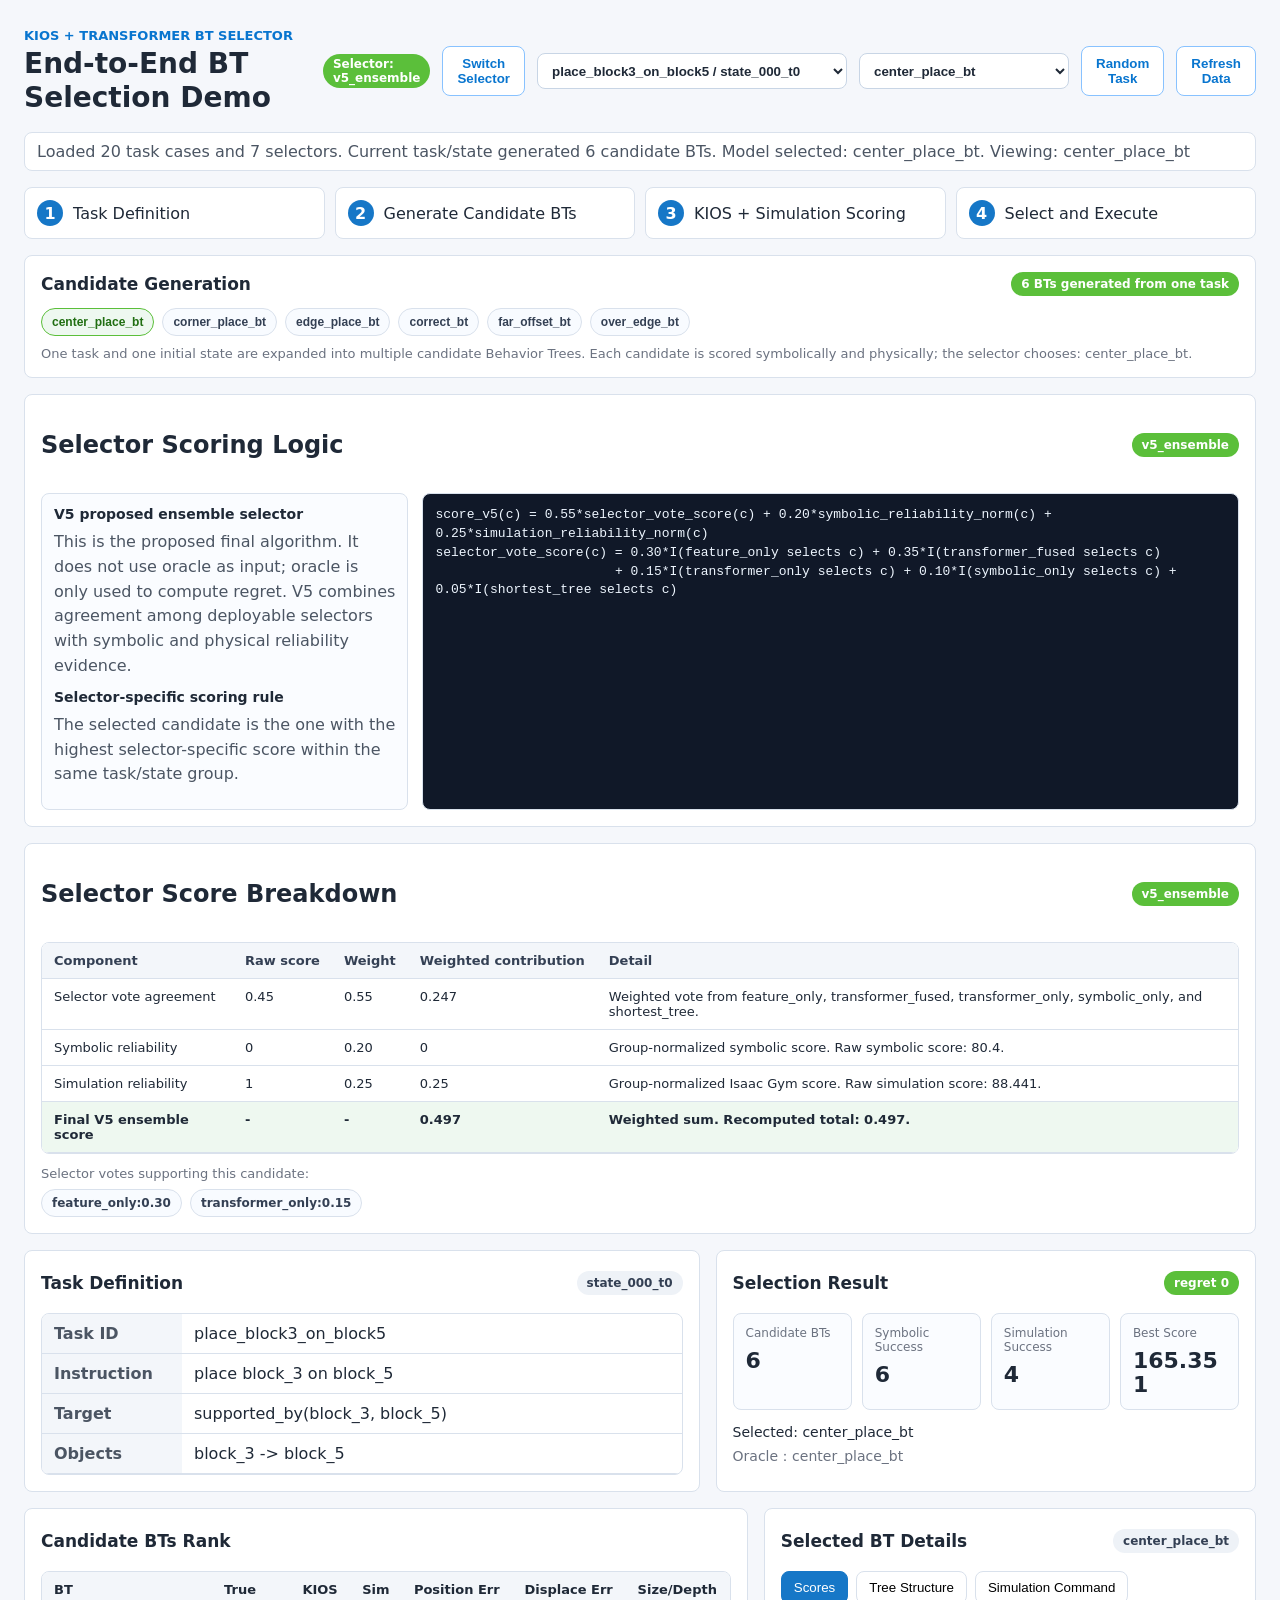
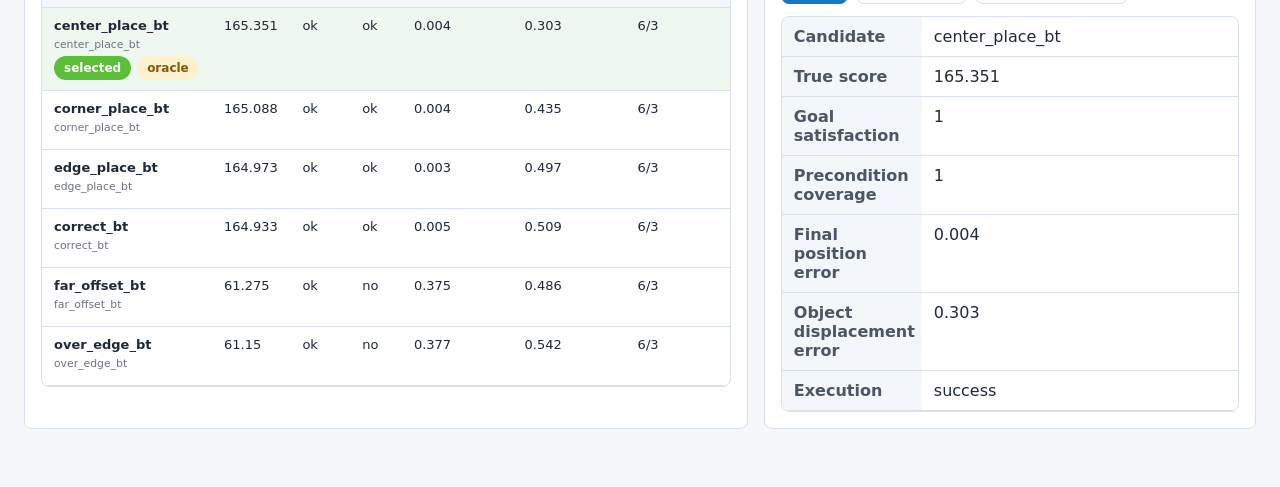
<file: experiments/bt_selection_benchmark/frontend_dashboard/index.html>
<!doctype html>
<html lang="zh-CN">
  <head>
    <meta charset="UTF-8" />
    <meta name="viewport" content="width=device-width, initial-scale=1.0" />
    <title>BT Selection Demo</title>
    <link rel="stylesheet" href="./styles.css?v=20" />
  </head>
  <body>
    <div id="app">
      <main class="shell">
        <section class="status-strip">Loading BT Selection Demo...</section>
      </main>
    </div>
    <script src="./app.js?v=21"></script>
  </body>
</html>
</file>
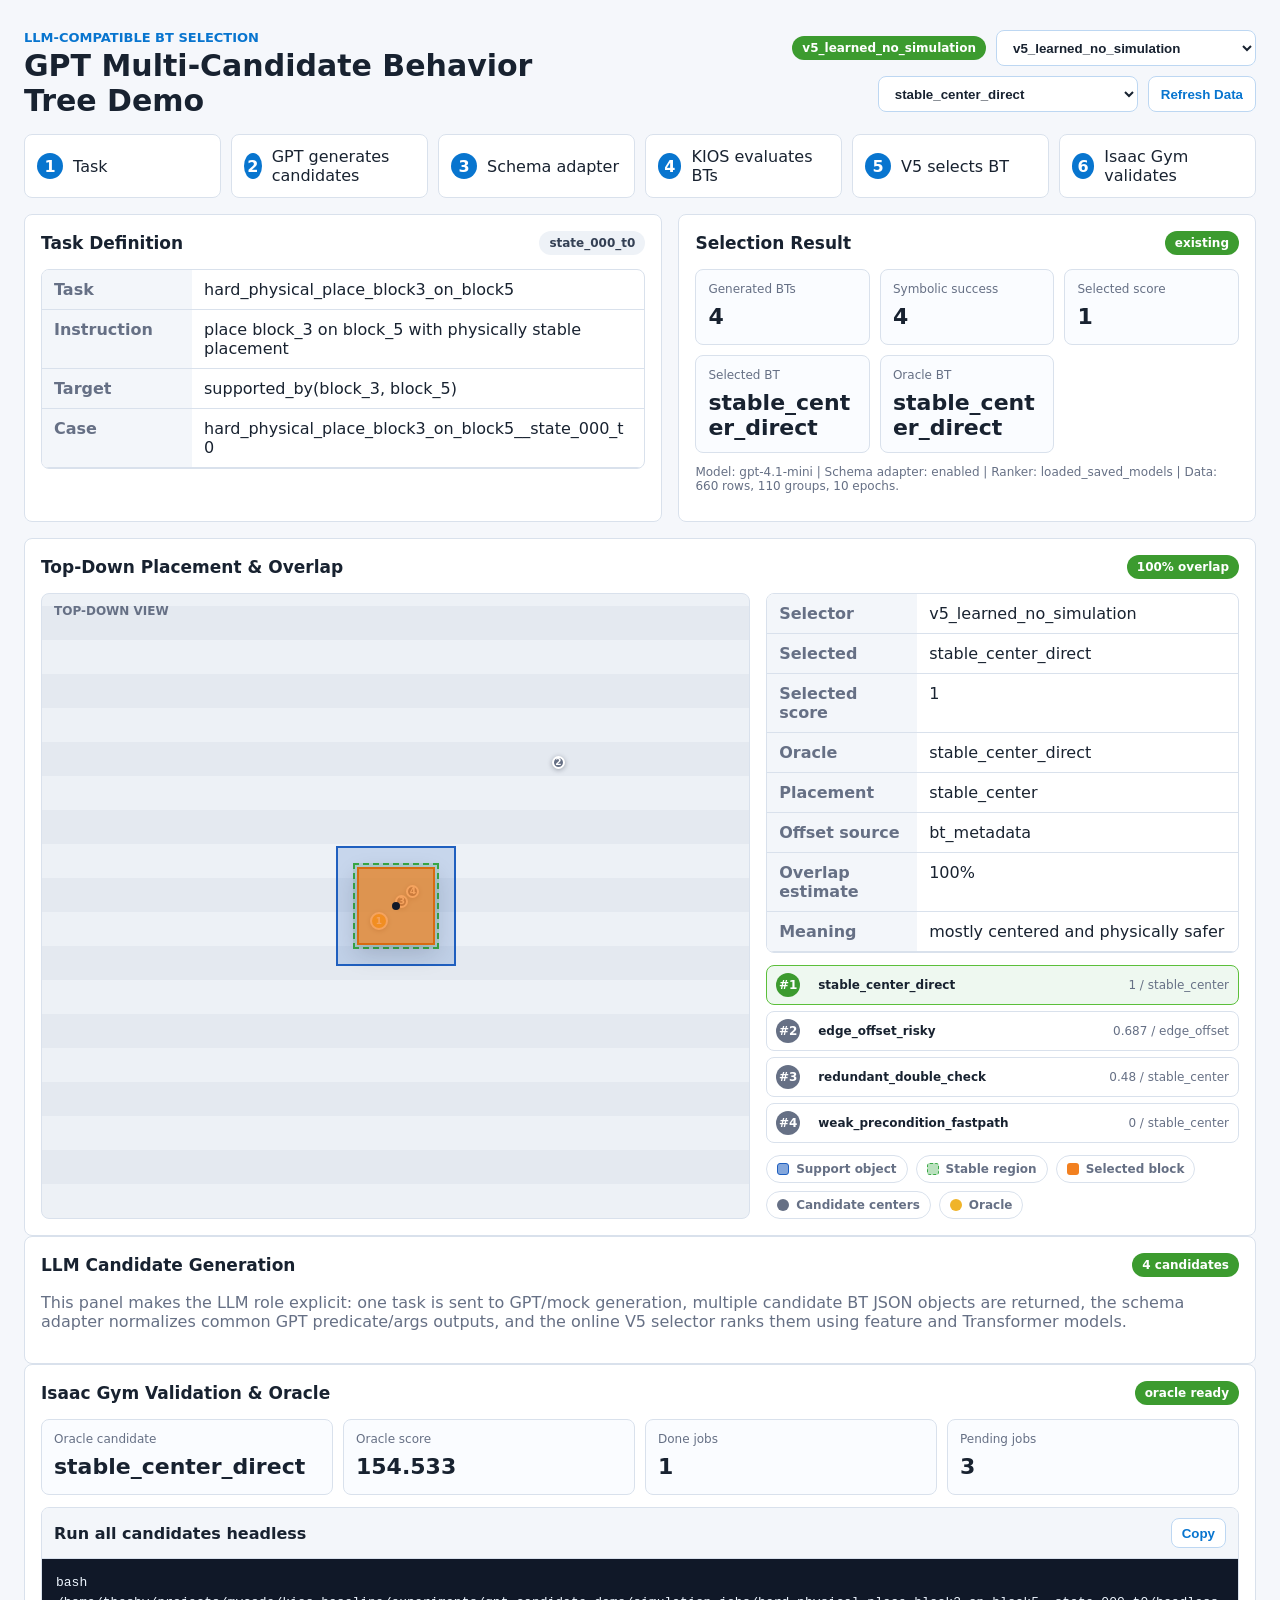
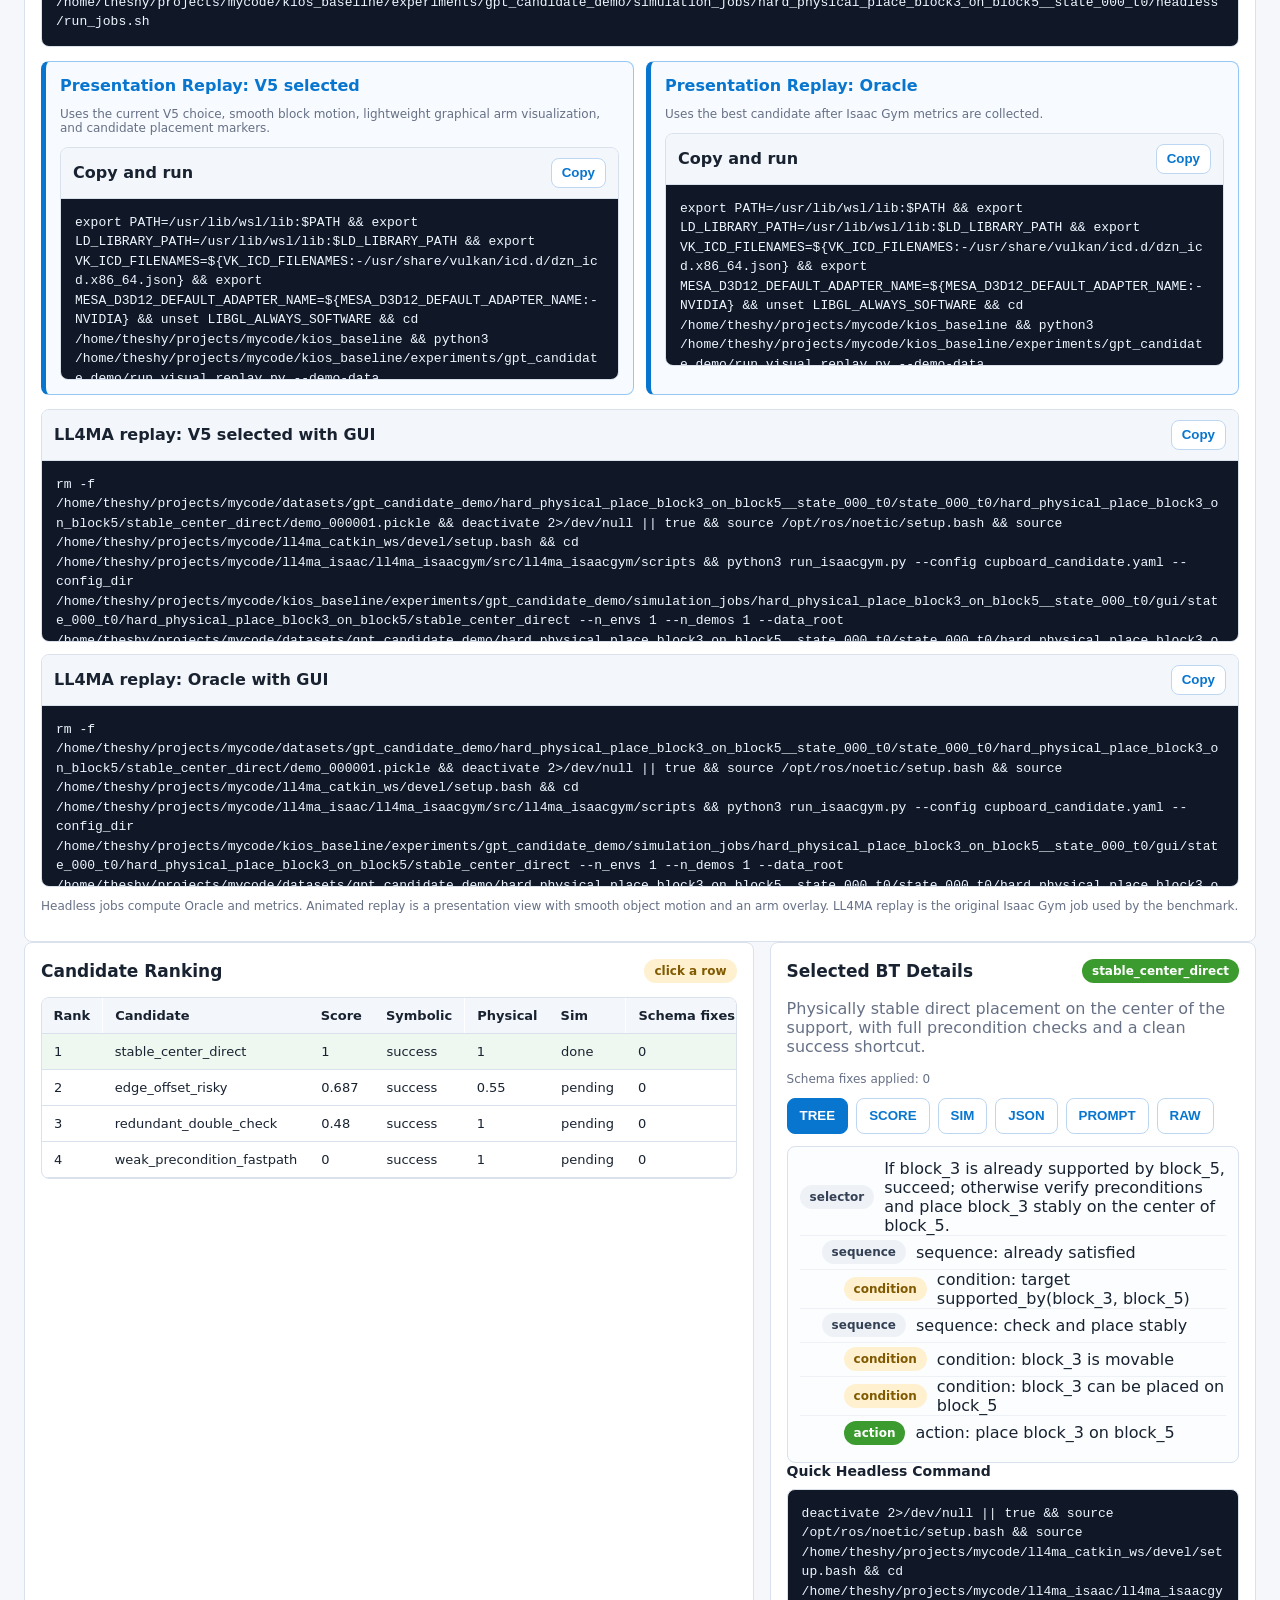
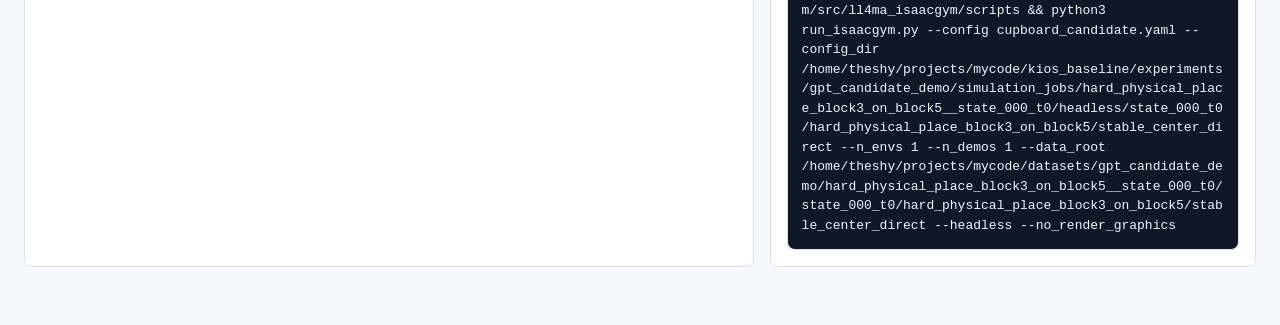
<file: experiments/gpt_candidate_demo/frontend/index.html>
<!doctype html>
<html lang="en">
  <head>
    <meta charset="utf-8" />
    <meta name="viewport" content="width=device-width, initial-scale=1" />
    <title>GPT Multi-Candidate BT Demo</title>
    <link rel="stylesheet" href="./styles.css?v=5" />
  </head>
  <body>
    <main id="app" class="shell">Loading GPT candidate demo...</main>
    <script src="./app.js?v=12"></script>
  </body>
</html>
</file>
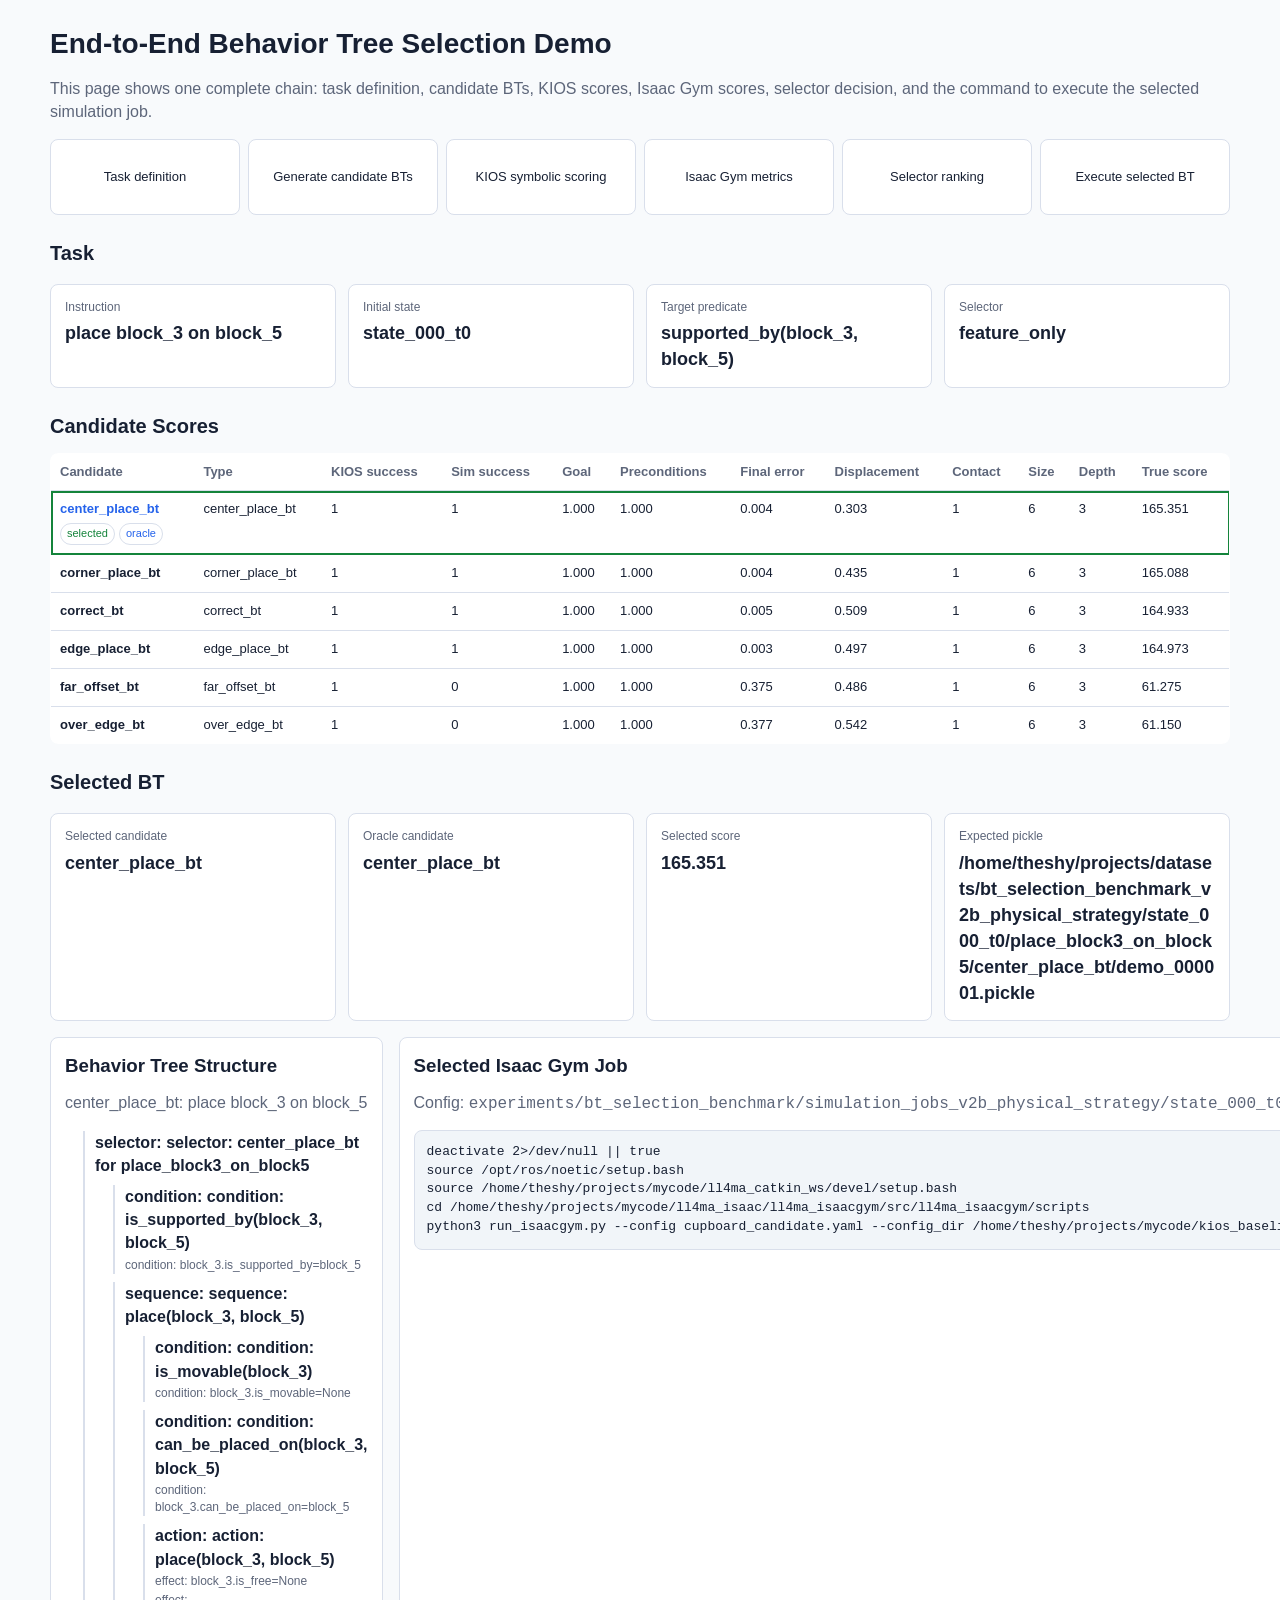
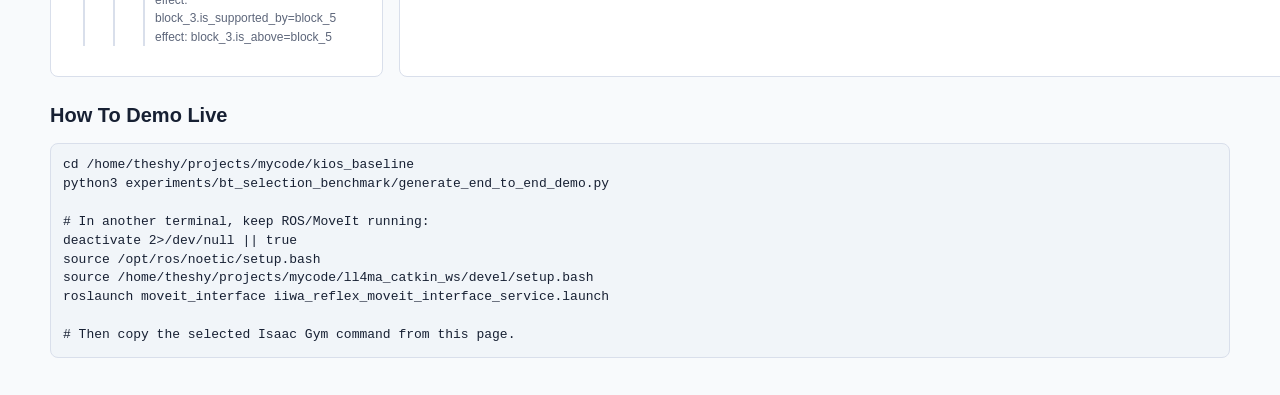
<file: experiments/bt_selection_benchmark/results/end_to_end_demo.html>
<!doctype html>
<html lang="en">
<head>
  <meta charset="utf-8">
  <meta name="viewport" content="width=device-width, initial-scale=1">
  <title>End-to-End BT Selection Demo</title>
  <style>
    :root {
      color-scheme: light dark;
      --bg: #f8fafc;
      --fg: #172033;
      --muted: #5d667a;
      --panel: #ffffff;
      --border: #d9dfeb;
      --blue: #2563eb;
      --green: #14843b;
      --orange: #b45309;
      --red: #b42318;
      --code: #f1f5f9;
    }
    @media (prefers-color-scheme: dark) {
      :root {
        --bg: #10131a;
        --fg: #e8ecf5;
        --muted: #a9b1c2;
        --panel: #171b24;
        --border: #2a3140;
        --blue: #7aa2ff;
        --green: #6dd58c;
        --orange: #f1b45a;
        --red: #ff8a80;
        --code: #202633;
      }
    }
    body {
      margin: 0;
      font-family: Arial, Helvetica, sans-serif;
      background: var(--bg);
      color: var(--fg);
      line-height: 1.45;
    }
    main {
      max-width: 1180px;
      margin: 0 auto;
      padding: 24px;
    }
    h1, h2, h3 {
      margin: 0 0 12px;
      font-weight: 600;
    }
    h1 {
      font-size: 28px;
    }
    h2 {
      font-size: 20px;
      margin-top: 24px;
    }
    p {
      margin: 0 0 10px;
      color: var(--muted);
    }
    .grid {
      display: grid;
      grid-template-columns: repeat(4, minmax(0, 1fr));
      gap: 12px;
      margin: 16px 0;
    }
    .card {
      background: var(--panel);
      border: 1px solid var(--border);
      border-radius: 8px;
      padding: 14px;
    }
    .label {
      color: var(--muted);
      font-size: 12px;
      margin-bottom: 4px;
    }
    .value {
      font-size: 18px;
      font-weight: 600;
      overflow-wrap: anywhere;
    }
    .flow {
      display: grid;
      grid-template-columns: repeat(6, 1fr);
      gap: 8px;
      margin: 16px 0;
    }
    .step {
      border: 1px solid var(--border);
      background: var(--panel);
      border-radius: 8px;
      padding: 10px;
      text-align: center;
      font-size: 13px;
      min-height: 54px;
      display: flex;
      align-items: center;
      justify-content: center;
    }
    table {
      width: 100%;
      border-collapse: collapse;
      background: var(--panel);
      border: 1px solid var(--border);
      border-radius: 8px;
      overflow: hidden;
    }
    th, td {
      padding: 9px;
      border-bottom: 1px solid var(--border);
      text-align: left;
      font-size: 13px;
      vertical-align: top;
    }
    th {
      color: var(--muted);
      font-weight: 600;
      white-space: nowrap;
    }
    tr.selected {
      outline: 2px solid var(--green);
      outline-offset: -2px;
    }
    tr.oracle td:first-child {
      color: var(--blue);
    }
    .tag {
      display: inline-block;
      padding: 2px 6px;
      border-radius: 999px;
      font-size: 11px;
      margin: 4px 4px 0 0;
      border: 1px solid var(--border);
    }
    .selected-tag {
      color: var(--green);
    }
    .oracle-tag {
      color: var(--blue);
    }
    .split {
      display: grid;
      grid-template-columns: 1.1fr 0.9fr;
      gap: 16px;
      margin-top: 14px;
    }
    .bt-tree, .bt-tree ul {
      list-style: none;
      padding-left: 18px;
    }
    .bt-tree li {
      margin: 8px 0;
      border-left: 2px solid var(--border);
      padding-left: 10px;
    }
    .bt-tree span {
      font-weight: 600;
    }
    .bt-detail {
      color: var(--muted);
      font-size: 12px;
      margin-top: 2px;
    }
    pre {
      background: var(--code);
      padding: 12px;
      border-radius: 8px;
      overflow-x: auto;
      border: 1px solid var(--border);
      font-size: 13px;
    }
    code {
      font-family: Consolas, Monaco, monospace;
    }
    .table-wrap {
      overflow-x: auto;
      border-radius: 8px;
    }
    @media (max-width: 860px) {
      .grid, .flow, .split {
        grid-template-columns: 1fr;
      }
    }
  </style>
</head>
<body>
<main>
  <h1>End-to-End Behavior Tree Selection Demo</h1>
  <p>This page shows one complete chain: task definition, candidate BTs, KIOS scores, Isaac Gym scores, selector decision, and the command to execute the selected simulation job.</p>

  <div class="flow">
    <div class="step">Task definition</div>
    <div class="step">Generate candidate BTs</div>
    <div class="step">KIOS symbolic scoring</div>
    <div class="step">Isaac Gym metrics</div>
    <div class="step">Selector ranking</div>
    <div class="step">Execute selected BT</div>
  </div>

  <h2>Task</h2>
  <div class="grid">
    <div class="card"><div class="label">Instruction</div><div class="value">place block_3 on block_5</div></div>
    <div class="card"><div class="label">Initial state</div><div class="value">state_000_t0</div></div>
    <div class="card"><div class="label">Target predicate</div><div class="value">supported_by(block_3, block_5)</div></div>
    <div class="card"><div class="label">Selector</div><div class="value">feature_only</div></div>
  </div>

  <h2>Candidate Scores</h2>
  <div class="table-wrap">
    <table>
      <thead>
        <tr>
          <th>Candidate</th>
          <th>Type</th>
          <th>KIOS success</th>
          <th>Sim success</th>
          <th>Goal</th>
          <th>Preconditions</th>
          <th>Final error</th>
          <th>Displacement</th>
          <th>Contact</th>
          <th>Size</th>
          <th>Depth</th>
          <th>True score</th>
        </tr>
      </thead>
      <tbody>
        
            <tr class="selected oracle">
              <td><strong>center_place_bt</strong><div class="tags"><span class='tag selected-tag'>selected</span><span class='tag oracle-tag'>oracle</span></div></td>
              <td>center_place_bt</td>
              <td>1</td>
              <td>1</td>
              <td>1.000</td>
              <td>1.000</td>
              <td>0.004</td>
              <td>0.303</td>
              <td>1</td>
              <td>6</td>
              <td>3</td>
              <td>165.351</td>
            </tr>
            
            <tr class="">
              <td><strong>corner_place_bt</strong><div class="tags"></div></td>
              <td>corner_place_bt</td>
              <td>1</td>
              <td>1</td>
              <td>1.000</td>
              <td>1.000</td>
              <td>0.004</td>
              <td>0.435</td>
              <td>1</td>
              <td>6</td>
              <td>3</td>
              <td>165.088</td>
            </tr>
            
            <tr class="">
              <td><strong>correct_bt</strong><div class="tags"></div></td>
              <td>correct_bt</td>
              <td>1</td>
              <td>1</td>
              <td>1.000</td>
              <td>1.000</td>
              <td>0.005</td>
              <td>0.509</td>
              <td>1</td>
              <td>6</td>
              <td>3</td>
              <td>164.933</td>
            </tr>
            
            <tr class="">
              <td><strong>edge_place_bt</strong><div class="tags"></div></td>
              <td>edge_place_bt</td>
              <td>1</td>
              <td>1</td>
              <td>1.000</td>
              <td>1.000</td>
              <td>0.003</td>
              <td>0.497</td>
              <td>1</td>
              <td>6</td>
              <td>3</td>
              <td>164.973</td>
            </tr>
            
            <tr class="">
              <td><strong>far_offset_bt</strong><div class="tags"></div></td>
              <td>far_offset_bt</td>
              <td>1</td>
              <td>0</td>
              <td>1.000</td>
              <td>1.000</td>
              <td>0.375</td>
              <td>0.486</td>
              <td>1</td>
              <td>6</td>
              <td>3</td>
              <td>61.275</td>
            </tr>
            
            <tr class="">
              <td><strong>over_edge_bt</strong><div class="tags"></div></td>
              <td>over_edge_bt</td>
              <td>1</td>
              <td>0</td>
              <td>1.000</td>
              <td>1.000</td>
              <td>0.377</td>
              <td>0.542</td>
              <td>1</td>
              <td>6</td>
              <td>3</td>
              <td>61.150</td>
            </tr>
            
      </tbody>
    </table>
  </div>

  <h2>Selected BT</h2>
  <div class="grid">
    <div class="card"><div class="label">Selected candidate</div><div class="value">center_place_bt</div></div>
    <div class="card"><div class="label">Oracle candidate</div><div class="value">center_place_bt</div></div>
    <div class="card"><div class="label">Selected score</div><div class="value">165.351</div></div>
    <div class="card"><div class="label">Expected pickle</div><div class="value">/home/theshy/projects/datasets/bt_selection_benchmark_v2b_physical_strategy/state_000_t0/place_block3_on_block5/center_place_bt/demo_000001.pickle</div></div>
  </div>

  <div class="split">
    <div class="card">
      <h3>Behavior Tree Structure</h3>
      <p>center_place_bt: place block_3 on block_5</p>
      <ul class='bt-tree'><li><span>selector: selector: center_place_bt for place_block3_on_block5</span><ul><li><span>condition: condition: is_supported_by(block_3, block_5)</span><div class='bt-detail'>condition: block_3.is_supported_by=block_5</div></li><li><span>sequence: sequence: place(block_3, block_5)</span><ul><li><span>condition: condition: is_movable(block_3)</span><div class='bt-detail'>condition: block_3.is_movable=None</div></li><li><span>condition: condition: can_be_placed_on(block_3, block_5)</span><div class='bt-detail'>condition: block_3.can_be_placed_on=block_5</div></li><li><span>action: action: place(block_3, block_5)</span><div class='bt-detail'>effect: block_3.is_free=None</div><div class='bt-detail'>effect: block_3.is_supported_by=block_5</div><div class='bt-detail'>effect: block_3.is_above=block_5</div></li></ul></li></ul></li></ul>
    </div>
    <div class="card">
      <h3>Selected Isaac Gym Job</h3>
      <p>Config: <code>experiments/bt_selection_benchmark/simulation_jobs_v2b_physical_strategy/state_000_t0/place_block3_on_block5/center_place_bt/cupboard_candidate.yaml</code></p>
      <pre><code>deactivate 2&gt;/dev/null || true
source /opt/ros/noetic/setup.bash
source /home/theshy/projects/mycode/ll4ma_catkin_ws/devel/setup.bash
cd /home/theshy/projects/mycode/ll4ma_isaac/ll4ma_isaacgym/src/ll4ma_isaacgym/scripts
python3 run_isaacgym.py --config cupboard_candidate.yaml --config_dir /home/theshy/projects/mycode/kios_baseline/experiments/bt_selection_benchmark/simulation_jobs_v2b_physical_strategy/state_000_t0/place_block3_on_block5/center_place_bt --n_envs 1 --n_demos 1 --data_root /home/theshy/projects/datasets/bt_selection_benchmark_v2b_physical_strategy/state_000_t0/place_block3_on_block5/center_place_bt --headless --no_render_graphics</code></pre>
    </div>
  </div>

  <h2>How To Demo Live</h2>
  <pre><code>cd /home/theshy/projects/mycode/kios_baseline
python3 experiments/bt_selection_benchmark/generate_end_to_end_demo.py

# In another terminal, keep ROS/MoveIt running:
deactivate 2&gt;/dev/null || true
source /opt/ros/noetic/setup.bash
source /home/theshy/projects/mycode/ll4ma_catkin_ws/devel/setup.bash
roslaunch moveit_interface iiwa_reflex_moveit_interface_service.launch

# Then copy the selected Isaac Gym command from this page.</code></pre>
</main>
</body>
</html>
</file>
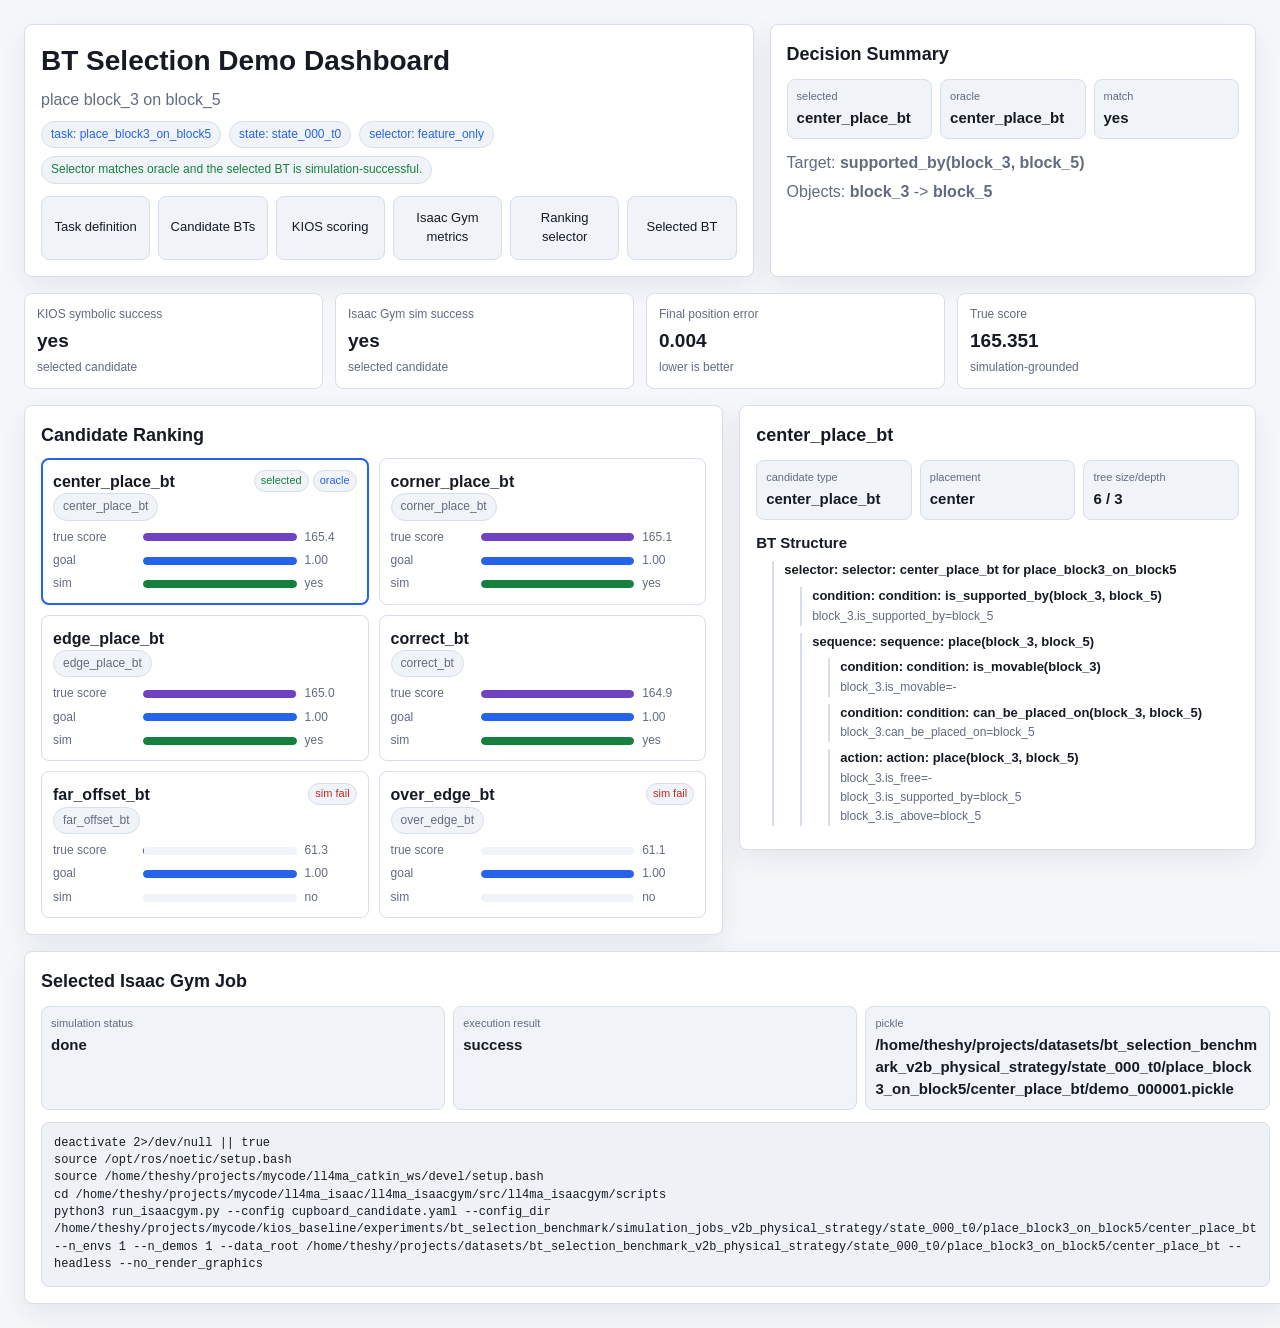
<file: experiments/bt_selection_benchmark/results/end_to_end_demo_dashboard.html>
<!doctype html>
<html lang="en">
<head>
  <meta charset="utf-8">
  <meta name="viewport" content="width=device-width, initial-scale=1">
  <title>BT Selection Demo Dashboard</title>
  <style>
    :root {
      color-scheme: light dark;
      --bg: #f6f7fb;
      --fg: #161a24;
      --muted: #626b7f;
      --panel: #ffffff;
      --panel-2: #f0f4f8;
      --border: #d8deea;
      --blue: #2563eb;
      --green: #16803f;
      --orange: #b35c00;
      --red: #bd2b22;
      --purple: #6f42c1;
      --shadow: 0 10px 28px rgba(28, 35, 51, 0.08);
      --code: #eef2f7;
    }
    @media (prefers-color-scheme: dark) {
      :root {
        --bg: #0f1218;
        --fg: #edf0f7;
        --muted: #a5adbd;
        --panel: #171c25;
        --panel-2: #202633;
        --border: #303848;
        --blue: #83a8ff;
        --green: #77d994;
        --orange: #ffc06a;
        --red: #ff8b82;
        --purple: #c6a7ff;
        --shadow: none;
        --code: #202633;
      }
    }
    * { box-sizing: border-box; }
    body {
      margin: 0;
      background: var(--bg);
      color: var(--fg);
      font-family: Arial, Helvetica, sans-serif;
      line-height: 1.45;
    }
    main {
      max-width: 1280px;
      margin: 0 auto;
      padding: 24px;
    }
    header {
      display: grid;
      grid-template-columns: 1.5fr 1fr;
      gap: 16px;
      align-items: stretch;
      margin-bottom: 16px;
    }
    h1, h2, h3 { margin: 0; font-weight: 600; }
    h1 { font-size: 28px; }
    h2 { font-size: 18px; margin-bottom: 10px; }
    h3 { font-size: 15px; margin-bottom: 8px; }
    p { margin: 6px 0 0; color: var(--muted); }
    .panel {
      background: var(--panel);
      border: 1px solid var(--border);
      border-radius: 8px;
      box-shadow: var(--shadow);
      padding: 16px;
    }
    .summary {
      display: grid;
      gap: 12px;
      grid-template-columns: repeat(4, minmax(0, 1fr));
      margin: 16px 0;
    }
    .metric {
      background: var(--panel);
      border: 1px solid var(--border);
      border-radius: 8px;
      padding: 12px;
      min-height: 86px;
    }
    .metric .label { color: var(--muted); font-size: 12px; }
    .metric .value { font-size: 19px; font-weight: 600; margin-top: 4px; overflow-wrap: anywhere; }
    .metric .sub { color: var(--muted); font-size: 12px; margin-top: 4px; }
    .pipeline {
      display: grid;
      grid-template-columns: repeat(6, 1fr);
      gap: 8px;
      margin-top: 12px;
    }
    .stage {
      background: var(--panel-2);
      border: 1px solid var(--border);
      border-radius: 8px;
      padding: 10px;
      min-height: 64px;
      display: flex;
      align-items: center;
      justify-content: center;
      text-align: center;
      font-size: 13px;
      color: var(--fg);
    }
    .status-line {
      display: flex;
      flex-wrap: wrap;
      gap: 8px;
      margin-top: 10px;
    }
    .chip {
      display: inline-flex;
      align-items: center;
      gap: 6px;
      border: 1px solid var(--border);
      border-radius: 999px;
      padding: 4px 9px;
      font-size: 12px;
      color: var(--muted);
      background: var(--panel-2);
    }
    .chip.good { color: var(--green); }
    .chip.warn { color: var(--orange); }
    .chip.info { color: var(--blue); }
    .layout {
      display: grid;
      grid-template-columns: minmax(0, 1.15fr) minmax(360px, 0.85fr);
      gap: 16px;
      align-items: start;
    }
    .candidate-grid {
      display: grid;
      grid-template-columns: repeat(2, minmax(0, 1fr));
      gap: 10px;
    }
    button.candidate {
      border: 1px solid var(--border);
      background: var(--panel);
      color: var(--fg);
      border-radius: 8px;
      text-align: left;
      padding: 11px;
      cursor: pointer;
      min-height: 112px;
      font: inherit;
    }
    button.candidate[aria-pressed="true"] {
      outline: 2px solid var(--blue);
      outline-offset: -2px;
    }
    .candidate-top {
      display: flex;
      justify-content: space-between;
      gap: 8px;
      align-items: start;
      margin-bottom: 8px;
    }
    .candidate-name { font-weight: 600; overflow-wrap: anywhere; }
    .tags { display: flex; flex-wrap: wrap; gap: 4px; justify-content: flex-end; }
    .tag {
      border-radius: 999px;
      border: 1px solid var(--border);
      padding: 2px 6px;
      font-size: 11px;
      color: var(--muted);
      background: var(--panel-2);
    }
    .tag.selected { color: var(--green); }
    .tag.oracle { color: var(--blue); }
    .tag.fail { color: var(--red); }
    .bars { display: grid; gap: 6px; }
    .bar-row { display: grid; grid-template-columns: 82px 1fr 52px; gap: 8px; align-items: center; font-size: 12px; color: var(--muted); }
    .bar-track { height: 8px; border-radius: 999px; background: var(--panel-2); overflow: hidden; }
    .bar { height: 100%; border-radius: 999px; width: 0; background: var(--blue); }
    .bar.score { background: var(--purple); }
    .bar.sim { background: var(--green); }
    .detail-grid {
      display: grid;
      grid-template-columns: repeat(3, 1fr);
      gap: 8px;
      margin: 12px 0;
    }
    .mini {
      background: var(--panel-2);
      border: 1px solid var(--border);
      border-radius: 8px;
      padding: 9px;
    }
    .mini .label { color: var(--muted); font-size: 11px; }
    .mini .value { font-size: 15px; font-weight: 600; margin-top: 2px; overflow-wrap: anywhere; }
    .bt-tree, .bt-tree ul { list-style: none; padding-left: 16px; margin: 0; }
    .bt-tree li { border-left: 2px solid var(--border); margin: 7px 0; padding-left: 10px; }
    .node-label { font-weight: 600; font-size: 13px; }
    .fact { color: var(--muted); font-size: 12px; margin-top: 2px; }
    pre {
      background: var(--code);
      border: 1px solid var(--border);
      border-radius: 8px;
      padding: 12px;
      overflow-x: auto;
      white-space: pre-wrap;
      font-size: 12px;
      margin: 0;
    }
    .table-wrap { overflow-x: auto; }
    table { width: 100%; border-collapse: collapse; }
    th, td { border-bottom: 1px solid var(--border); padding: 8px; text-align: left; font-size: 12px; }
    th { color: var(--muted); font-weight: 600; }
    .footer-grid {
      display: grid;
      grid-template-columns: 1fr 1fr;
      gap: 16px;
      margin-top: 16px;
    }
    @media (max-width: 980px) {
      header, .layout, .footer-grid { grid-template-columns: 1fr; }
      .candidate-grid, .summary { grid-template-columns: repeat(2, minmax(0, 1fr)); }
      .pipeline { grid-template-columns: repeat(3, 1fr); }
    }
    @media (max-width: 560px) {
      main { padding: 14px; }
      .candidate-grid, .summary, .detail-grid, .pipeline { grid-template-columns: 1fr; }
    }
  </style>
</head>
<body>
<main>
  <header>
    <section class="panel">
      <h1>BT Selection Demo Dashboard</h1>
      <p>place block_3 on block_5</p>
      <div class="status-line">
        <span class="chip info">task: place_block3_on_block5</span>
        <span class="chip info">state: state_000_t0</span>
        <span class="chip info">selector: feature_only</span>
        <span class="chip good">Selector matches oracle and the selected BT is simulation-successful.</span>
      </div>
      <div class="pipeline">
        <div class="stage">Task definition</div>
        <div class="stage">Candidate BTs</div>
        <div class="stage">KIOS scoring</div>
        <div class="stage">Isaac Gym metrics</div>
        <div class="stage">Ranking selector</div>
        <div class="stage">Selected BT</div>
      </div>
    </section>
    <section class="panel">
      <h2>Decision Summary</h2>
      <div class="detail-grid">
        <div class="mini"><div class="label">selected</div><div class="value" id="summary-selected">center_place_bt</div></div>
        <div class="mini"><div class="label">oracle</div><div class="value">center_place_bt</div></div>
        <div class="mini"><div class="label">match</div><div class="value">yes</div></div>
      </div>
      <p>Target: <strong>supported_by(block_3, block_5)</strong></p>
      <p>Objects: <strong>block_3</strong> -> <strong>block_5</strong></p>
    </section>
  </header>

  <section class="summary">
    <div class="metric"><div class="label">KIOS symbolic success</div><div class="value" id="m-symbolic">-</div><div class="sub">selected candidate</div></div>
    <div class="metric"><div class="label">Isaac Gym sim success</div><div class="value" id="m-sim">-</div><div class="sub">selected candidate</div></div>
    <div class="metric"><div class="label">Final position error</div><div class="value" id="m-error">-</div><div class="sub">lower is better</div></div>
    <div class="metric"><div class="label">True score</div><div class="value" id="m-score">-</div><div class="sub">simulation-grounded</div></div>
  </section>

  <div class="layout">
    <section class="panel">
      <h2>Candidate Ranking</h2>
      <div class="candidate-grid" id="candidate-grid"></div>
    </section>
    <aside class="panel">
      <h2 id="detail-title">Selected BT</h2>
      <div class="detail-grid">
        <div class="mini"><div class="label">candidate type</div><div class="value" id="d-type">-</div></div>
        <div class="mini"><div class="label">placement</div><div class="value" id="d-placement">-</div></div>
        <div class="mini"><div class="label">tree size/depth</div><div class="value" id="d-tree">-</div></div>
      </div>
      <h3>BT Structure</h3>
      <div id="bt-tree"></div>
    </aside>
  </div>

  <section class="footer-grid">
    <div class="panel">
      <h2>Selected Isaac Gym Job</h2>
      <div class="detail-grid">
        <div class="mini"><div class="label">simulation status</div><div class="value" id="job-status">-</div></div>
        <div class="mini"><div class="label">execution result</div><div class="value" id="job-result">-</div></div>
        <div class="mini"><div class="label">pickle</div><div class="value" id="job-pickle">-</div></div>
      </div>
      <pre><code id="job-command"></code></pre>
    </div>
    <div class="panel">
      <h2>Compact Score Table</h2>
      <div class="table-wrap">
        <table>
          <thead>
            <tr><th>candidate</th><th>sym</th><th>sim</th><th>error</th><th>score</th></tr>
          </thead>
          <tbody id="score-table"></tbody>
        </table>
      </div>
    </div>
  </section>
</main>
<script>
const DEMO = {"task": {"task_id": "place_block3_on_block5", "initial_state_id": "state_000_t0", "selector": "feature_only", "instruction": "place block_3 on block_5", "target_predicate": "supported_by(block_3, block_5)", "moved_object": "block_3", "support_object": "block_5", "selected": "center_place_bt", "oracle": "center_place_bt"}, "records": [{"candidate_id": "center_place_bt", "candidate_type": "center_place_bt", "bt_path": "experiments/bt_selection_benchmark/bt_candidates_v2b_physical_strategy/place_block3_on_block5/center_place_bt.json", "tree": {"label": "selector: selector: center_place_bt for place_block3_on_block5", "type": "selector", "facts": [], "children": [{"label": "condition: condition: is_supported_by(block_3, block_5)", "type": "condition", "facts": ["block_3.is_supported_by=block_5"], "children": []}, {"label": "sequence: sequence: place(block_3, block_5)", "type": "sequence", "facts": [], "children": [{"label": "condition: condition: is_movable(block_3)", "type": "condition", "facts": ["block_3.is_movable=-"], "children": []}, {"label": "condition: condition: can_be_placed_on(block_3, block_5)", "type": "condition", "facts": ["block_3.can_be_placed_on=block_5"], "children": []}, {"label": "action: action: place(block_3, block_5)", "type": "action", "facts": ["block_3.is_free=-", "block_3.is_supported_by=block_5", "block_3.is_above=block_5"], "children": []}]}]}, "is_selected": true, "is_oracle": true, "symbolic_success": 1, "sim_success": 1, "goal_satisfaction": 1.0, "precondition_coverage": 1.0, "final_position_error": 0.004258, "object_displacement_error": 0.303323, "contact_violation_proxy": 1.0, "tree_size": 6, "tree_depth": 3, "score": 165.350774, "label": "good", "simulation_status": "done", "execution_result": "success", "placement_strategy": "center", "expected_pickle": "/home/theshy/projects/datasets/bt_selection_benchmark_v2b_physical_strategy/state_000_t0/place_block3_on_block5/center_place_bt/demo_000001.pickle", "config_path": "experiments/bt_selection_benchmark/simulation_jobs_v2b_physical_strategy/state_000_t0/place_block3_on_block5/center_place_bt/cupboard_candidate.yaml", "run_command": "python3 run_isaacgym.py --config cupboard_candidate.yaml --config_dir /home/theshy/projects/mycode/kios_baseline/experiments/bt_selection_benchmark/simulation_jobs_v2b_physical_strategy/state_000_t0/place_block3_on_block5/center_place_bt --n_envs 1 --n_demos 1 --data_root /home/theshy/projects/datasets/bt_selection_benchmark_v2b_physical_strategy/state_000_t0/place_block3_on_block5/center_place_bt --headless --no_render_graphics"}, {"candidate_id": "corner_place_bt", "candidate_type": "corner_place_bt", "bt_path": "experiments/bt_selection_benchmark/bt_candidates_v2b_physical_strategy/place_block3_on_block5/corner_place_bt.json", "tree": {"label": "selector: selector: corner_place_bt for place_block3_on_block5", "type": "selector", "facts": [], "children": [{"label": "condition: condition: is_supported_by(block_3, block_5)", "type": "condition", "facts": ["block_3.is_supported_by=block_5"], "children": []}, {"label": "sequence: sequence: place(block_3, block_5)", "type": "sequence", "facts": [], "children": [{"label": "condition: condition: is_movable(block_3)", "type": "condition", "facts": ["block_3.is_movable=-"], "children": []}, {"label": "condition: condition: can_be_placed_on(block_3, block_5)", "type": "condition", "facts": ["block_3.can_be_placed_on=block_5"], "children": []}, {"label": "action: action: place(block_3, block_5)", "type": "action", "facts": ["block_3.is_free=-", "block_3.is_supported_by=block_5", "block_3.is_above=block_5"], "children": []}]}]}, "is_selected": false, "is_oracle": false, "symbolic_success": 1, "sim_success": 1, "goal_satisfaction": 1.0, "precondition_coverage": 1.0, "final_position_error": 0.004224, "object_displacement_error": 0.434865, "contact_violation_proxy": 1.0, "tree_size": 6, "tree_depth": 3, "score": 165.08803, "label": "good", "simulation_status": "done", "execution_result": "success", "placement_strategy": "corner_xy", "expected_pickle": "/home/theshy/projects/datasets/bt_selection_benchmark_v2b_physical_strategy/state_000_t0/place_block3_on_block5/corner_place_bt/demo_000001.pickle", "config_path": "experiments/bt_selection_benchmark/simulation_jobs_v2b_physical_strategy/state_000_t0/place_block3_on_block5/corner_place_bt/cupboard_candidate.yaml", "run_command": "python3 run_isaacgym.py --config cupboard_candidate.yaml --config_dir /home/theshy/projects/mycode/kios_baseline/experiments/bt_selection_benchmark/simulation_jobs_v2b_physical_strategy/state_000_t0/place_block3_on_block5/corner_place_bt --n_envs 1 --n_demos 1 --data_root /home/theshy/projects/datasets/bt_selection_benchmark_v2b_physical_strategy/state_000_t0/place_block3_on_block5/corner_place_bt --headless --no_render_graphics"}, {"candidate_id": "edge_place_bt", "candidate_type": "edge_place_bt", "bt_path": "experiments/bt_selection_benchmark/bt_candidates_v2b_physical_strategy/place_block3_on_block5/edge_place_bt.json", "tree": {"label": "selector: selector: edge_place_bt for place_block3_on_block5", "type": "selector", "facts": [], "children": [{"label": "condition: condition: is_supported_by(block_3, block_5)", "type": "condition", "facts": ["block_3.is_supported_by=block_5"], "children": []}, {"label": "sequence: sequence: place(block_3, block_5)", "type": "sequence", "facts": [], "children": [{"label": "condition: condition: is_movable(block_3)", "type": "condition", "facts": ["block_3.is_movable=-"], "children": []}, {"label": "condition: condition: can_be_placed_on(block_3, block_5)", "type": "condition", "facts": ["block_3.can_be_placed_on=block_5"], "children": []}, {"label": "action: action: place(block_3, block_5)", "type": "action", "facts": ["block_3.is_free=-", "block_3.is_supported_by=block_5", "block_3.is_above=block_5"], "children": []}]}]}, "is_selected": false, "is_oracle": false, "symbolic_success": 1, "sim_success": 1, "goal_satisfaction": 1.0, "precondition_coverage": 1.0, "final_position_error": 0.003238, "object_displacement_error": 0.497468, "contact_violation_proxy": 1.0, "tree_size": 6, "tree_depth": 3, "score": 164.972684, "label": "good", "simulation_status": "done", "execution_result": "success", "placement_strategy": "edge_x", "expected_pickle": "/home/theshy/projects/datasets/bt_selection_benchmark_v2b_physical_strategy/state_000_t0/place_block3_on_block5/edge_place_bt/demo_000001.pickle", "config_path": "experiments/bt_selection_benchmark/simulation_jobs_v2b_physical_strategy/state_000_t0/place_block3_on_block5/edge_place_bt/cupboard_candidate.yaml", "run_command": "python3 run_isaacgym.py --config cupboard_candidate.yaml --config_dir /home/theshy/projects/mycode/kios_baseline/experiments/bt_selection_benchmark/simulation_jobs_v2b_physical_strategy/state_000_t0/place_block3_on_block5/edge_place_bt --n_envs 1 --n_demos 1 --data_root /home/theshy/projects/datasets/bt_selection_benchmark_v2b_physical_strategy/state_000_t0/place_block3_on_block5/edge_place_bt --headless --no_render_graphics"}, {"candidate_id": "correct_bt", "candidate_type": "correct_bt", "bt_path": "experiments/bt_selection_benchmark/bt_candidates_v2b_physical_strategy/place_block3_on_block5/correct_bt.json", "tree": {"label": "selector: selector: correct_bt for place_block3_on_block5", "type": "selector", "facts": [], "children": [{"label": "condition: condition: is_supported_by(block_3, block_5)", "type": "condition", "facts": ["block_3.is_supported_by=block_5"], "children": []}, {"label": "sequence: sequence: place(block_3, block_5)", "type": "sequence", "facts": [], "children": [{"label": "condition: condition: is_movable(block_3)", "type": "condition", "facts": ["block_3.is_movable=-"], "children": []}, {"label": "condition: condition: can_be_placed_on(block_3, block_5)", "type": "condition", "facts": ["block_3.can_be_placed_on=block_5"], "children": []}, {"label": "action: action: place(block_3, block_5)", "type": "action", "facts": ["block_3.is_free=-", "block_3.is_supported_by=block_5", "block_3.is_above=block_5"], "children": []}]}]}, "is_selected": false, "is_oracle": false, "symbolic_success": 1, "sim_success": 1, "goal_satisfaction": 1.0, "precondition_coverage": 1.0, "final_position_error": 0.004962, "object_displacement_error": 0.508885, "contact_violation_proxy": 1.0, "tree_size": 6, "tree_depth": 3, "score": 164.93261, "label": "good", "simulation_status": "done", "execution_result": "success", "placement_strategy": "center", "expected_pickle": "/home/theshy/projects/datasets/bt_selection_benchmark_v2b_physical_strategy/state_000_t0/place_block3_on_block5/correct_bt/demo_000001.pickle", "config_path": "experiments/bt_selection_benchmark/simulation_jobs_v2b_physical_strategy/state_000_t0/place_block3_on_block5/correct_bt/cupboard_candidate.yaml", "run_command": "python3 run_isaacgym.py --config cupboard_candidate.yaml --config_dir /home/theshy/projects/mycode/kios_baseline/experiments/bt_selection_benchmark/simulation_jobs_v2b_physical_strategy/state_000_t0/place_block3_on_block5/correct_bt --n_envs 1 --n_demos 1 --data_root /home/theshy/projects/datasets/bt_selection_benchmark_v2b_physical_strategy/state_000_t0/place_block3_on_block5/correct_bt --headless --no_render_graphics"}, {"candidate_id": "far_offset_bt", "candidate_type": "far_offset_bt", "bt_path": "experiments/bt_selection_benchmark/bt_candidates_v2b_physical_strategy/place_block3_on_block5/far_offset_bt.json", "tree": {"label": "selector: selector: far_offset_bt for place_block3_on_block5", "type": "selector", "facts": [], "children": [{"label": "condition: condition: is_supported_by(block_3, block_5)", "type": "condition", "facts": ["block_3.is_supported_by=block_5"], "children": []}, {"label": "sequence: sequence: place(block_3, block_5)", "type": "sequence", "facts": [], "children": [{"label": "condition: condition: is_movable(block_3)", "type": "condition", "facts": ["block_3.is_movable=-"], "children": []}, {"label": "condition: condition: can_be_placed_on(block_3, block_5)", "type": "condition", "facts": ["block_3.can_be_placed_on=block_5"], "children": []}, {"label": "action: action: place(block_3, block_5)", "type": "action", "facts": ["block_3.is_free=-", "block_3.is_supported_by=block_5", "block_3.is_above=block_5"], "children": []}]}]}, "is_selected": false, "is_oracle": false, "symbolic_success": 1, "sim_success": 0, "goal_satisfaction": 1.0, "precondition_coverage": 1.0, "final_position_error": 0.37528, "object_displacement_error": 0.485964, "contact_violation_proxy": 1.0, "tree_size": 6, "tree_depth": 3, "score": 61.275272, "label": "medium", "simulation_status": "done", "execution_result": "success", "placement_strategy": "far_offset_xy", "expected_pickle": "/home/theshy/projects/datasets/bt_selection_benchmark_v2b_physical_strategy/state_000_t0/place_block3_on_block5/far_offset_bt/demo_000001.pickle", "config_path": "experiments/bt_selection_benchmark/simulation_jobs_v2b_physical_strategy/state_000_t0/place_block3_on_block5/far_offset_bt/cupboard_candidate.yaml", "run_command": "python3 run_isaacgym.py --config cupboard_candidate.yaml --config_dir /home/theshy/projects/mycode/kios_baseline/experiments/bt_selection_benchmark/simulation_jobs_v2b_physical_strategy/state_000_t0/place_block3_on_block5/far_offset_bt --n_envs 1 --n_demos 1 --data_root /home/theshy/projects/datasets/bt_selection_benchmark_v2b_physical_strategy/state_000_t0/place_block3_on_block5/far_offset_bt --headless --no_render_graphics"}, {"candidate_id": "over_edge_bt", "candidate_type": "over_edge_bt", "bt_path": "experiments/bt_selection_benchmark/bt_candidates_v2b_physical_strategy/place_block3_on_block5/over_edge_bt.json", "tree": {"label": "selector: selector: over_edge_bt for place_block3_on_block5", "type": "selector", "facts": [], "children": [{"label": "condition: condition: is_supported_by(block_3, block_5)", "type": "condition", "facts": ["block_3.is_supported_by=block_5"], "children": []}, {"label": "sequence: sequence: place(block_3, block_5)", "type": "sequence", "facts": [], "children": [{"label": "condition: condition: is_movable(block_3)", "type": "condition", "facts": ["block_3.is_movable=-"], "children": []}, {"label": "condition: condition: can_be_placed_on(block_3, block_5)", "type": "condition", "facts": ["block_3.can_be_placed_on=block_5"], "children": []}, {"label": "action: action: place(block_3, block_5)", "type": "action", "facts": ["block_3.is_free=-", "block_3.is_supported_by=block_5", "block_3.is_above=block_5"], "children": []}]}]}, "is_selected": false, "is_oracle": false, "symbolic_success": 1, "sim_success": 0, "goal_satisfaction": 1.0, "precondition_coverage": 1.0, "final_position_error": 0.376691, "object_displacement_error": 0.541577, "contact_violation_proxy": 1.0, "tree_size": 6, "tree_depth": 3, "score": 61.149936, "label": "medium", "simulation_status": "done", "execution_result": "success", "placement_strategy": "over_edge_x", "expected_pickle": "/home/theshy/projects/datasets/bt_selection_benchmark_v2b_physical_strategy/state_000_t0/place_block3_on_block5/over_edge_bt/demo_000001.pickle", "config_path": "experiments/bt_selection_benchmark/simulation_jobs_v2b_physical_strategy/state_000_t0/place_block3_on_block5/over_edge_bt/cupboard_candidate.yaml", "run_command": "python3 run_isaacgym.py --config cupboard_candidate.yaml --config_dir /home/theshy/projects/mycode/kios_baseline/experiments/bt_selection_benchmark/simulation_jobs_v2b_physical_strategy/state_000_t0/place_block3_on_block5/over_edge_bt --n_envs 1 --n_demos 1 --data_root /home/theshy/projects/datasets/bt_selection_benchmark_v2b_physical_strategy/state_000_t0/place_block3_on_block5/over_edge_bt --headless --no_render_graphics"}], "score_min": 61.149936, "score_max": 165.350774, "selected": {"candidate_id": "center_place_bt", "candidate_type": "center_place_bt", "bt_path": "experiments/bt_selection_benchmark/bt_candidates_v2b_physical_strategy/place_block3_on_block5/center_place_bt.json", "tree": {"label": "selector: selector: center_place_bt for place_block3_on_block5", "type": "selector", "facts": [], "children": [{"label": "condition: condition: is_supported_by(block_3, block_5)", "type": "condition", "facts": ["block_3.is_supported_by=block_5"], "children": []}, {"label": "sequence: sequence: place(block_3, block_5)", "type": "sequence", "facts": [], "children": [{"label": "condition: condition: is_movable(block_3)", "type": "condition", "facts": ["block_3.is_movable=-"], "children": []}, {"label": "condition: condition: can_be_placed_on(block_3, block_5)", "type": "condition", "facts": ["block_3.can_be_placed_on=block_5"], "children": []}, {"label": "action: action: place(block_3, block_5)", "type": "action", "facts": ["block_3.is_free=-", "block_3.is_supported_by=block_5", "block_3.is_above=block_5"], "children": []}]}]}, "is_selected": true, "is_oracle": true, "symbolic_success": 1, "sim_success": 1, "goal_satisfaction": 1.0, "precondition_coverage": 1.0, "final_position_error": 0.004258, "object_displacement_error": 0.303323, "contact_violation_proxy": 1.0, "tree_size": 6, "tree_depth": 3, "score": 165.350774, "label": "good", "simulation_status": "done", "execution_result": "success", "placement_strategy": "center", "expected_pickle": "/home/theshy/projects/datasets/bt_selection_benchmark_v2b_physical_strategy/state_000_t0/place_block3_on_block5/center_place_bt/demo_000001.pickle", "config_path": "experiments/bt_selection_benchmark/simulation_jobs_v2b_physical_strategy/state_000_t0/place_block3_on_block5/center_place_bt/cupboard_candidate.yaml", "run_command": "python3 run_isaacgym.py --config cupboard_candidate.yaml --config_dir /home/theshy/projects/mycode/kios_baseline/experiments/bt_selection_benchmark/simulation_jobs_v2b_physical_strategy/state_000_t0/place_block3_on_block5/center_place_bt --n_envs 1 --n_demos 1 --data_root /home/theshy/projects/datasets/bt_selection_benchmark_v2b_physical_strategy/state_000_t0/place_block3_on_block5/center_place_bt --headless --no_render_graphics"}, "oracle": {"candidate_id": "center_place_bt", "candidate_type": "center_place_bt", "bt_path": "experiments/bt_selection_benchmark/bt_candidates_v2b_physical_strategy/place_block3_on_block5/center_place_bt.json", "tree": {"label": "selector: selector: center_place_bt for place_block3_on_block5", "type": "selector", "facts": [], "children": [{"label": "condition: condition: is_supported_by(block_3, block_5)", "type": "condition", "facts": ["block_3.is_supported_by=block_5"], "children": []}, {"label": "sequence: sequence: place(block_3, block_5)", "type": "sequence", "facts": [], "children": [{"label": "condition: condition: is_movable(block_3)", "type": "condition", "facts": ["block_3.is_movable=-"], "children": []}, {"label": "condition: condition: can_be_placed_on(block_3, block_5)", "type": "condition", "facts": ["block_3.can_be_placed_on=block_5"], "children": []}, {"label": "action: action: place(block_3, block_5)", "type": "action", "facts": ["block_3.is_free=-", "block_3.is_supported_by=block_5", "block_3.is_above=block_5"], "children": []}]}]}, "is_selected": true, "is_oracle": true, "symbolic_success": 1, "sim_success": 1, "goal_satisfaction": 1.0, "precondition_coverage": 1.0, "final_position_error": 0.004258, "object_displacement_error": 0.303323, "contact_violation_proxy": 1.0, "tree_size": 6, "tree_depth": 3, "score": 165.350774, "label": "good", "simulation_status": "done", "execution_result": "success", "placement_strategy": "center", "expected_pickle": "/home/theshy/projects/datasets/bt_selection_benchmark_v2b_physical_strategy/state_000_t0/place_block3_on_block5/center_place_bt/demo_000001.pickle", "config_path": "experiments/bt_selection_benchmark/simulation_jobs_v2b_physical_strategy/state_000_t0/place_block3_on_block5/center_place_bt/cupboard_candidate.yaml", "run_command": "python3 run_isaacgym.py --config cupboard_candidate.yaml --config_dir /home/theshy/projects/mycode/kios_baseline/experiments/bt_selection_benchmark/simulation_jobs_v2b_physical_strategy/state_000_t0/place_block3_on_block5/center_place_bt --n_envs 1 --n_demos 1 --data_root /home/theshy/projects/datasets/bt_selection_benchmark_v2b_physical_strategy/state_000_t0/place_block3_on_block5/center_place_bt --headless --no_render_graphics"}};
let activeId = DEMO.task.selected;

function fmt(value, digits = 3) {
  if (value === null || value === undefined || Number.isNaN(Number(value))) return "-";
  return Number(value).toFixed(digits);
}

function yesNo(value) {
  return Number(value) === 1 ? "yes" : "no";
}

function escapeHtml(value) {
  return String(value ?? "-")
    .replaceAll("&", "&amp;")
    .replaceAll("<", "&lt;")
    .replaceAll(">", "&gt;")
    .replaceAll('"', "&quot;");
}

function scorePct(score) {
  const min = DEMO.score_min;
  const max = DEMO.score_max;
  if (max <= min) return 100;
  return Math.max(0, Math.min(100, ((score - min) / (max - min)) * 100));
}

function renderNode(node) {
  if (!node || !node.label) return "";
  const facts = (node.facts || []).map(f => `<div class="fact">${escapeHtml(f)}</div>`).join("");
  const children = (node.children || []).map(renderNode).join("");
  return `<li><div class="node-label">${escapeHtml(node.label)}</div>${facts}${children ? `<ul>${children}</ul>` : ""}</li>`;
}

function selectCandidate(id) {
  activeId = id;
  const record = DEMO.records.find(r => r.candidate_id === id) || DEMO.selected;
  document.querySelectorAll("button.candidate").forEach(btn => {
    btn.setAttribute("aria-pressed", btn.dataset.id === id ? "true" : "false");
  });
  document.getElementById("summary-selected").textContent = record.candidate_id;
  document.getElementById("m-symbolic").textContent = yesNo(record.symbolic_success);
  document.getElementById("m-sim").textContent = yesNo(record.sim_success);
  document.getElementById("m-error").textContent = fmt(record.final_position_error);
  document.getElementById("m-score").textContent = fmt(record.score);
  document.getElementById("detail-title").textContent = record.candidate_id;
  document.getElementById("d-type").textContent = record.candidate_type;
  document.getElementById("d-placement").textContent = record.placement_strategy || "-";
  document.getElementById("d-tree").textContent = `${record.tree_size} / ${record.tree_depth}`;
  document.getElementById("bt-tree").innerHTML = `<ul class="bt-tree">${renderNode(record.tree)}</ul>`;
  document.getElementById("job-status").textContent = record.simulation_status || "-";
  document.getElementById("job-result").textContent = record.execution_result || "-";
  document.getElementById("job-pickle").textContent = record.expected_pickle || "-";
  document.getElementById("job-command").textContent =
    `deactivate 2>/dev/null || true\nsource /opt/ros/noetic/setup.bash\nsource /home/theshy/projects/mycode/ll4ma_catkin_ws/devel/setup.bash\ncd /home/theshy/projects/mycode/ll4ma_isaac/ll4ma_isaacgym/src/ll4ma_isaacgym/scripts\n${record.run_command || ""}`;
}

function renderCandidates() {
  const grid = document.getElementById("candidate-grid");
  grid.innerHTML = DEMO.records.map(record => {
    const tags = [
      record.is_selected ? '<span class="tag selected">selected</span>' : "",
      record.is_oracle ? '<span class="tag oracle">oracle</span>' : "",
      Number(record.sim_success) === 0 ? '<span class="tag fail">sim fail</span>' : ""
    ].join("");
    return `<button type="button" class="candidate" data-id="${escapeHtml(record.candidate_id)}" aria-pressed="${record.candidate_id === activeId ? "true" : "false"}">
      <div class="candidate-top">
        <div><div class="candidate-name">${escapeHtml(record.candidate_id)}</div><div class="chip">${escapeHtml(record.candidate_type)}</div></div>
        <div class="tags">${tags}</div>
      </div>
      <div class="bars">
        <div class="bar-row"><span>true score</span><div class="bar-track"><div class="bar score" style="width:${scorePct(record.score)}%"></div></div><span>${fmt(record.score, 1)}</span></div>
        <div class="bar-row"><span>goal</span><div class="bar-track"><div class="bar" style="width:${record.goal_satisfaction * 100}%"></div></div><span>${fmt(record.goal_satisfaction, 2)}</span></div>
        <div class="bar-row"><span>sim</span><div class="bar-track"><div class="bar sim" style="width:${Number(record.sim_success) * 100}%"></div></div><span>${yesNo(record.sim_success)}</span></div>
      </div>
    </button>`;
  }).join("");
  grid.querySelectorAll("button.candidate").forEach(btn => {
    btn.addEventListener("click", () => selectCandidate(btn.dataset.id));
  });
}

function renderTable() {
  document.getElementById("score-table").innerHTML = DEMO.records.map(record => `
    <tr>
      <td>${escapeHtml(record.candidate_id)}</td>
      <td>${yesNo(record.symbolic_success)}</td>
      <td>${yesNo(record.sim_success)}</td>
      <td>${fmt(record.final_position_error)}</td>
      <td>${fmt(record.score, 1)}</td>
    </tr>
  `).join("");
}

renderCandidates();
renderTable();
selectCandidate(activeId);
</script>
</body>
</html>
</file>
<file: experiments/bt_selection_benchmark/frontend_dashboard/styles.css>
:root {
  --bg: #f5f7fb;
  --panel: #ffffff;
  --text: #1f2937;
  --muted: #6b7280;
  --line: #d9e1ec;
  --accent: #1677c7;
}

* {
  box-sizing: border-box;
}

body {
  margin: 0;
  min-width: 1080px;
  color: var(--text);
  background: var(--bg);
  font-family: Inter, ui-sans-serif, system-ui, -apple-system, BlinkMacSystemFont, "Segoe UI", sans-serif;
}

.shell {
  width: min(1440px, calc(100vw - 48px));
  margin: 0 auto;
  padding: 28px 0 40px;
}

.topbar,
.panel-head,
.top-actions,
.tag-row,
.tree-node {
  display: flex;
  align-items: center;
}

.topbar {
  justify-content: space-between;
  gap: 24px;
  margin-bottom: 18px;
}

.topbar h1 {
  margin: 4px 0 0;
  font-size: 28px;
  line-height: 1.2;
  font-weight: 700;
  letter-spacing: 0;
}

.eyebrow {
  margin: 0;
  color: var(--accent);
  font-size: 13px;
  font-weight: 700;
  text-transform: uppercase;
}

.top-actions {
  gap: 12px;
}

.workflow {
  margin-bottom: 16px;
}

.status-strip {
  min-height: 38px;
  margin-bottom: 16px;
  border: 1px solid var(--line);
  border-radius: 8px;
  background: #ffffff;
  padding: 9px 12px;
  color: var(--muted);
  font-size: 14px;
}

.summary-grid,
.main-grid {
  display: grid;
  gap: 16px;
}

.summary-grid {
  grid-template-columns: 1.25fr 1fr;
  margin-bottom: 16px;
}

.main-grid {
  grid-template-columns: minmax(620px, 1.3fr) minmax(420px, 0.9fr);
}

.panel {
  min-width: 0;
  border: 1px solid var(--line);
  border-radius: 8px;
  background: var(--panel);
  padding: 16px;
}

.panel-head {
  justify-content: space-between;
  gap: 16px;
  min-height: 32px;
  margin-bottom: 14px;
}

.panel h2 {
  margin: 0;
  font-size: 17px;
  line-height: 1.3;
  font-weight: 700;
  letter-spacing: 0;
}

.metric-grid {
  display: grid;
  grid-template-columns: repeat(4, minmax(0, 1fr));
  gap: 10px;
}

.metric {
  min-height: 78px;
  border: 1px solid var(--line);
  border-radius: 8px;
  padding: 12px;
  background: #fafcff;
}

.metric span,
.candidate-name span,
.selected-line.muted,
.pickle-path {
  color: var(--muted);
}

.metric span {
  display: block;
  margin-bottom: 10px;
  font-size: 12px;
}

.metric strong {
  font-size: 25px;
  line-height: 1;
}

.selected-line {
  margin: 6px 0 0;
  font-size: 14px;
}

.candidate-name {
  display: grid;
  gap: 4px;
}

.candidate-name strong,
.candidate-name span {
  overflow: hidden;
  text-overflow: ellipsis;
  white-space: nowrap;
}

.candidate-name span {
  font-size: 12px;
}

.tag-row {
  gap: 6px;
  margin-top: 7px;
  min-height: 22px;
}

.tree-box {
  height: 360px;
  overflow: auto;
  border: 1px solid var(--line);
  border-radius: 8px;
  padding: 12px;
  background: #fbfdff;
}

.tree-node {
  gap: 8px;
  min-width: 0;
}

.tree-node span:last-child {
  overflow-wrap: anywhere;
}

.score-list {
  display: grid;
  gap: 8px;
}

.score-row {
  display: flex;
  justify-content: space-between;
  gap: 16px;
  border-bottom: 1px solid var(--line);
  padding: 10px 0;
  font-size: 14px;
}

.score-row span {
  color: var(--muted);
}

.score-row strong {
  text-align: right;
}

.command-box {
  min-height: 140px;
  white-space: pre-wrap;
  overflow-wrap: anywhere;
  border: 1px solid var(--line);
  border-radius: 8px;
  margin: 14px 0;
  padding: 14px;
  background: #101828;
  color: #eef6ff;
  font-size: 13px;
  line-height: 1.5;
}

.pickle-path {
  overflow-wrap: anywhere;
  font-size: 13px;
}

.el-table {
  --el-table-header-bg-color: #f3f6fa;
}

@media (max-width: 1180px) {
  body {
    min-width: 0;
  }

  .shell {
    width: min(100% - 24px, 920px);
  }

  .summary-grid,
  .main-grid {
    grid-template-columns: 1fr;
  }

  .metric-grid {
    grid-template-columns: repeat(2, minmax(0, 1fr));
  }
}
</file>
<file: experiments/gpt_candidate_demo/frontend/styles.css>
:root {
  color-scheme: light;
  --bg: #f5f7fb;
  --panel: #ffffff;
  --line: #d9e1ec;
  --text: #182230;
  --muted: #667085;
  --blue: #0875cf;
  --green: #3c9b2f;
  --amber: #a96800;
  --red: #b42318;
  --dark: #101828;
}
* { box-sizing: border-box; }
body { margin: 0; background: var(--bg); color: var(--text); font-family: Inter, ui-sans-serif, system-ui, -apple-system, BlinkMacSystemFont, "Segoe UI", sans-serif; }
.shell { width: min(1480px, calc(100vw - 48px)); margin: 0 auto; padding: 30px 0 42px; }
.topbar { display: flex; justify-content: space-between; gap: 24px; align-items: flex-start; margin-bottom: 16px; }
.eyebrow { margin: 0; color: var(--blue); text-transform: uppercase; font-size: 13px; font-weight: 850; }
h1 { margin: 4px 0 0; font-size: 30px; line-height: 1.15; letter-spacing: 0; }
h2 { margin: 0; font-size: 17px; }
h3 { margin: 0 0 10px; font-size: 14px; }
.actions { display: flex; flex-wrap: wrap; gap: 10px; align-items: center; justify-content: flex-end; }
button, select { border: 1px solid #bdd7f2; border-radius: 8px; background: #fff; color: var(--blue); min-height: 36px; padding: 8px 12px; font-weight: 750; cursor: pointer; }
select { color: var(--text); min-width: 260px; }
.tag { display: inline-flex; align-items: center; min-height: 24px; border-radius: 999px; padding: 3px 10px; background: #eef2f7; color: #344054; font-size: 12px; font-weight: 850; }
.tag.success { background: var(--green); color: #fff; }
.tag.warn { background: #fff1cf; color: #805900; }
.tag.bad { background: #ffe4e4; color: var(--red); }
.status { min-height: 38px; border: 1px solid var(--line); border-radius: 8px; background: var(--panel); padding: 9px 12px; color: var(--muted); margin-bottom: 16px; }
.status.error { border-color: #f56c6c; color: var(--red); }
.pipeline { display: grid; grid-template-columns: repeat(6, minmax(0, 1fr)); gap: 10px; margin-bottom: 16px; }
.step { display: flex; align-items: center; gap: 10px; border: 1px solid var(--line); border-radius: 8px; background: var(--panel); padding: 12px; }
.step strong { display: grid; place-items: center; width: 26px; height: 26px; border-radius: 50%; background: var(--blue); color: #fff; }
.grid { display: grid; gap: 16px; margin-bottom: 16px; }
.grid.two { grid-template-columns: 1.05fr .95fr; }
.grid.main { grid-template-columns: minmax(660px, 1.2fr) minmax(460px, .8fr); }
.panel { border: 1px solid var(--line); border-radius: 8px; background: var(--panel); padding: 16px; min-width: 0; }
.panel-head { display: flex; justify-content: space-between; align-items: center; gap: 12px; margin-bottom: 14px; }
.facts { display: grid; grid-template-columns: 150px minmax(0, 1fr); border: 1px solid var(--line); border-radius: 8px; overflow: hidden; margin: 0; }
.facts dt, .facts dd { margin: 0; padding: 10px 12px; border-bottom: 1px solid var(--line); min-height: 40px; }
.facts dt { background: #f3f6fa; color: var(--muted); font-weight: 800; }
.facts dd { overflow-wrap: anywhere; }
.metrics { display: grid; grid-template-columns: repeat(auto-fit, minmax(150px, 1fr)); gap: 10px; }
.metric { border: 1px solid var(--line); border-radius: 8px; background: #fafcff; padding: 12px; min-height: 76px; }
.metric span { display: block; color: var(--muted); font-size: 12px; margin-bottom: 8px; }
.metric strong { font-size: 22px; overflow-wrap: anywhere; }
.table-wrap { overflow: auto; max-height: 500px; border: 1px solid var(--line); border-radius: 8px; }
table { width: 100%; border-collapse: collapse; font-size: 13px; }
th, td { padding: 10px 12px; border-bottom: 1px solid var(--line); text-align: left; vertical-align: top; }
th { position: sticky; top: 0; background: #f3f6fa; z-index: 1; white-space: nowrap; }
tr.selected { background: #eef8f0; }
tr.clickable { cursor: pointer; }
tr.clickable:hover { background: #f7fbff; }
.num { font-variant-numeric: tabular-nums; white-space: nowrap; }
.breakdown tr:last-child td { background: #eef8f0; font-weight: 850; }
.tabs { display: flex; gap: 8px; margin-bottom: 12px; flex-wrap: wrap; }
.tab.active { background: var(--blue); color: #fff; border-color: var(--blue); }
pre { white-space: pre-wrap; overflow-wrap: anywhere; border: 1px solid var(--line); border-radius: 8px; background: var(--dark); color: #eef6ff; padding: 14px; line-height: 1.5; max-height: 420px; overflow: auto; margin: 0; }
.tree { border: 1px solid var(--line); border-radius: 8px; background: #fbfdff; padding: 12px; max-height: 420px; overflow: auto; }
.tree-row { display: flex; gap: 10px; align-items: center; min-height: 34px; border-bottom: 1px solid #eef2f7; }
.tree-row:last-child { border-bottom: 0; }
.muted { color: var(--muted); }
.small { font-size: 12px; }
@media (max-width: 1180px) { .shell { width: min(100% - 24px, 920px); } .grid.two, .grid.main, .pipeline, .metrics { grid-template-columns: 1fr; } }
.command-box { border: 1px solid var(--line); border-radius: 8px; overflow: hidden; margin-top: 12px; background: #fbfdff; }
.command-head { display: flex; align-items: center; justify-content: space-between; gap: 10px; padding: 10px 12px; border-bottom: 1px solid var(--line); background: #f3f6fa; }
.command-box pre { border: 0; border-radius: 0; max-height: 180px; }
button.copy { min-height: 30px; padding: 6px 10px; }
.replay-grid { display: grid; grid-template-columns: repeat(auto-fit, minmax(360px, 1fr)); gap: 12px; margin: 14px 0; }
.replay-card { border: 1px solid #94c7f5; border-left: 5px solid var(--blue); border-radius: 8px; background: #f7fbff; padding: 14px; }
.replay-card h3 { margin: 0 0 6px; font-size: 16px; color: var(--blue); }
.replay-card .command-box { margin-top: 10px; }
.topdown-wrap { display: grid; grid-template-columns: minmax(360px, .9fr) minmax(320px, .6fr); gap: 16px; align-items: stretch; }
.topdown-map { position: relative; min-height: 340px; border: 1px solid var(--line); border-radius: 8px; background: repeating-linear-gradient(0deg, #edf1f6 0 34px, #e4e9f0 34px 68px), repeating-linear-gradient(90deg, rgba(24,34,48,.06) 0 34px, rgba(24,34,48,.12) 34px 68px); overflow: hidden; }
.topdown-map::before { content: "top-down view"; position: absolute; left: 12px; top: 10px; color: var(--muted); font-size: 12px; font-weight: 800; text-transform: uppercase; }
.support-footprint, .safe-zone, .selected-block, .candidate-dot, .block-center { position: absolute; transform: translateZ(0); }
.support-footprint { border: 2px solid #1f5fbf; background: rgba(31,95,191,.18); }
.safe-zone { border: 2px dashed #39a845; background: rgba(57,168,69,.16); }
.selected-block { border: 2px solid #d86b10; background: rgba(242,128,32,.72); box-shadow: 0 8px 22px rgba(16,24,40,.18); }
.candidate-dot { border-radius: 50%; border: 2px solid #fff; background: #667085; box-shadow: 0 1px 5px rgba(16,24,40,.35); }
.candidate-dot.selected { background: var(--green); width: 16px !important; height: 16px !important; }
.candidate-dot.oracle { background: #f0b429; width: 18px !important; height: 18px !important; }
.block-center { border-radius: 50%; background: #101828; }
.topdown-info { display: grid; gap: 12px; align-content: start; }
.topdown-legend { display: flex; flex-wrap: wrap; gap: 8px; }
.legend-item { display: inline-flex; align-items: center; gap: 7px; border: 1px solid var(--line); border-radius: 999px; background: #fff; padding: 6px 10px; font-size: 12px; color: var(--muted); font-weight: 800; }
.legend-item i { display: inline-block; width: 12px; height: 12px; border-radius: 3px; background: #667085; }
.legend-item.support i { background: rgba(31,95,191,.55); border: 1px solid #1f5fbf; }
.legend-item.safe i { background: rgba(57,168,69,.35); border: 1px dashed #39a845; }
.legend-item.selected i { background: #f28020; }
.legend-item.candidate i { border-radius: 50%; background: #667085; }
.legend-item.oracle i { border-radius: 50%; background: #f0b429; }
@media (max-width: 1180px) { .topdown-wrap { grid-template-columns: 1fr; } }
.candidate-dot { display: grid; place-items: center; color: #fff; font-size: 9px; font-weight: 900; line-height: 1; }
.topdown-rank { display: grid; gap: 6px; }
.rank-line { display: grid; grid-template-columns: 34px minmax(0, 1fr) auto; gap: 8px; align-items: center; border: 1px solid var(--line); border-radius: 8px; background: #fff; padding: 7px 9px; font-size: 12px; }
.rank-line.selected { border-color: #5bbf3a; background: #eef8f0; }
.rank-line span { display: grid; place-items: center; width: 24px; height: 24px; border-radius: 50%; background: #667085; color: #fff; font-weight: 900; }
.rank-line.selected span { background: var(--green); }
.rank-line strong { overflow-wrap: anywhere; }
.rank-line em { color: var(--muted); font-style: normal; white-space: nowrap; }
</file>
